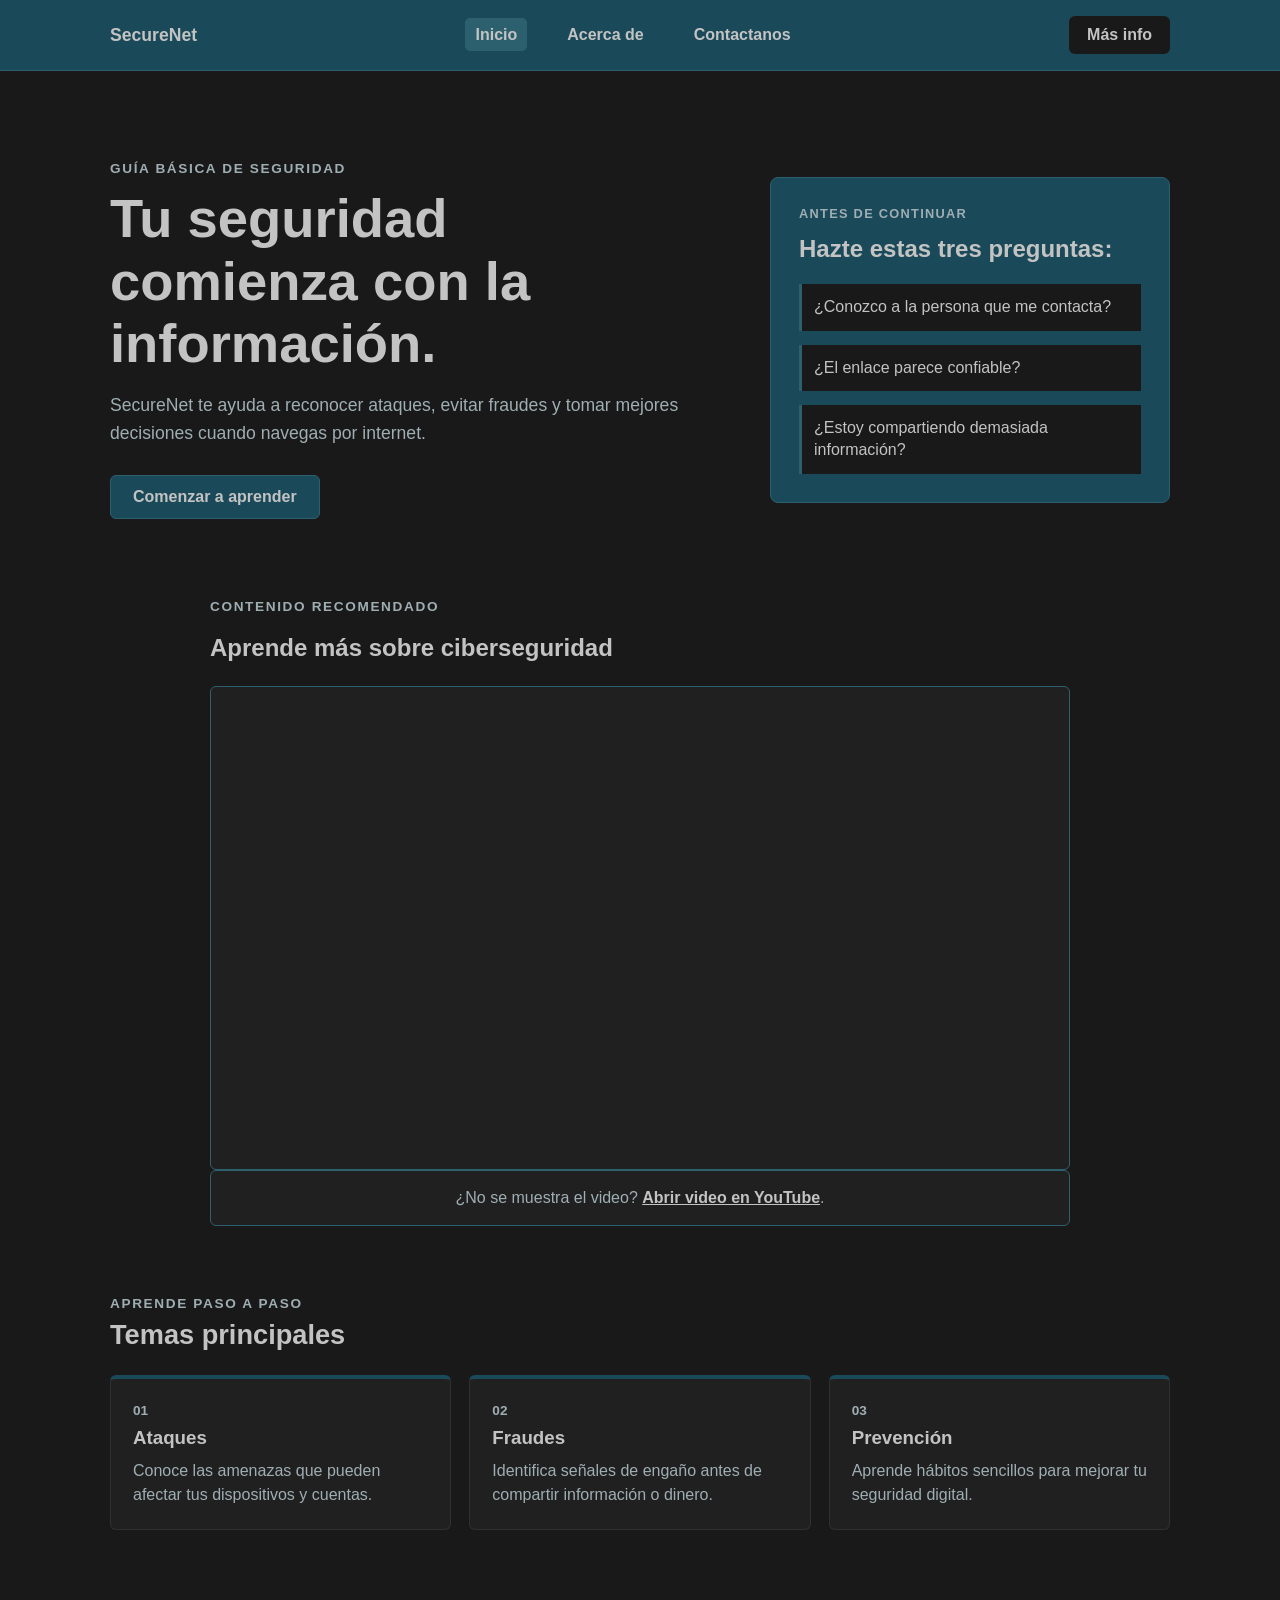
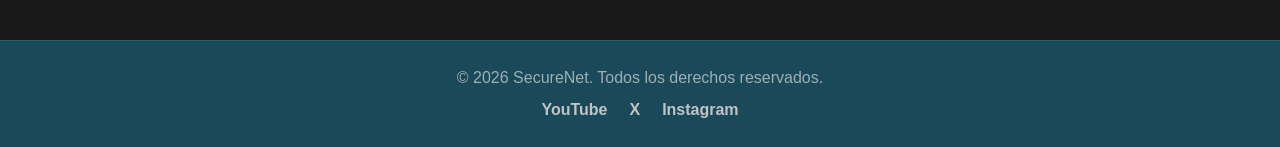
<file: index.html>
<!DOCTYPE html>
<html lang="en">
    <head>
        <meta charset="UTF-8">
        <meta name="viewport" content="width=device-width, initial-scale=1.0">

        <title>SecureNet</title>

        <!-- Hoja de estilos principal -->
        <link rel="stylesheet" href="css.css">
    </head>

    <body>
        <!-- Barra de navegación principal -->
        <nav class="nav" aria-label="Navegación principal">
            <div class="nav-container">
                <a href="index.html" class="brand">SecureNet</a>

                <ul class="nav-links">
                    <li><a class="active" href="home.html">Inicio</a></li>
                    <li><a href="about.html">Acerca de</a></li>
                    <li><a href="contact.html">Contactanos</a></li>
                </ul>

                <a class="nav-button" href="#informacion">Más info</a>
            </div>
        </nav>

        <main>
            <!-- Presentación principal del sitio -->
            <section class="hero" id="informacion">
                <div class="hero-content">
                    <p class="eyebrow">Guía básica de seguridad</p>
                    <h1>Tu seguridad comienza con la información.</h1>
                    <p class="hero-text">
                        SecureNet te ayuda a reconocer ataques, evitar fraudes y tomar mejores decisiones cuando navegas por internet.
                    </p>
                    <a class="hero-button" href="info.html">Comenzar a aprender</a>
                </div>

                <div class="hero-panel">
                    <p class="panel-label">Antes de continuar</p>
                    <h2>Hazte estas tres preguntas:</h2>
                    <ul>
                        <li>¿Conozco a la persona que me contacta?</li>
                        <li>¿El enlace parece confiable?</li>
                        <li>¿Estoy compartiendo demasiada información?</li>
                    </ul>
                </div>
            </section>

            <!-- Video informativo sobre ciberseguridad -->
            <section class="video-section" aria-labelledby="video-title">
                <div class="section-heading">
                    <p class="eyebrow">Contenido recomendado</p>
                    <h2 id="video-title">Aprende más sobre ciberseguridad</h2>
                </div>
                <div class="video-container">
                    <iframe width="560" height="315" src="https://www.youtube.com/embed/04eOotvqG7M?si=F395cG3tZ7GcmRjz" title="YouTube video player" frameborder="0" allow="accelerometer; autoplay; clipboard-write; encrypted-media; gyroscope; picture-in-picture; web-share" referrerpolicy="strict-origin-when-cross-origin" allowfullscreen></iframe>
                </div>
                <p class="video-fallback">
                    ¿No se muestra el video? <a href="https://www.youtube.com/watch?v=04eOotvqG7M" target="_blank" rel="noopener noreferrer">Abrir video en YouTube</a>.
                </p>
            </section>

            <!-- Resumen de los temas que ofrece el sitio -->
            <section class="topics" aria-labelledby="topics-title">
                <div class="section-heading">
                    <p class="eyebrow">Aprende paso a paso</p>
                    <h2 id="topics-title">Temas principales</h2>
                </div>
                <div class="topic-grid">
                    <a href="info.html#ataques" class="topic-card">
                        <span class="topic-number">01</span>
                        <h3>Ataques</h3>
                        <p>Conoce las amenazas que pueden afectar tus dispositivos y cuentas.</p>
                    </a>
                    <a href="info.html#fraudes" class="topic-card">
                        <span class="topic-number">02</span>
                        <h3>Fraudes</h3>
                        <p>Identifica señales de engaño antes de compartir información o dinero.</p>
                    </a>
                    <a href="info.html#prevencion" class="topic-card">
                        <span class="topic-number">03</span>
                        <h3>Prevención</h3>
                        <p>Aprende hábitos sencillos para mejorar tu seguridad digital.</p>
                    </a>
                </div>
            </section>
        </main>

        <!-- Pie de página con copyright y redes sociales -->
        <footer class="footer">
            <p>&copy; 2026 SecureNet. Todos los derechos reservados.</p>
            <nav class="social-links" aria-label="Redes sociales">
                <a href="#">YouTube</a>
                <a href="#">X</a>
                <a href="#">Instagram</a>
            </nav>
        </footer>
    </body>
</html>
</file>
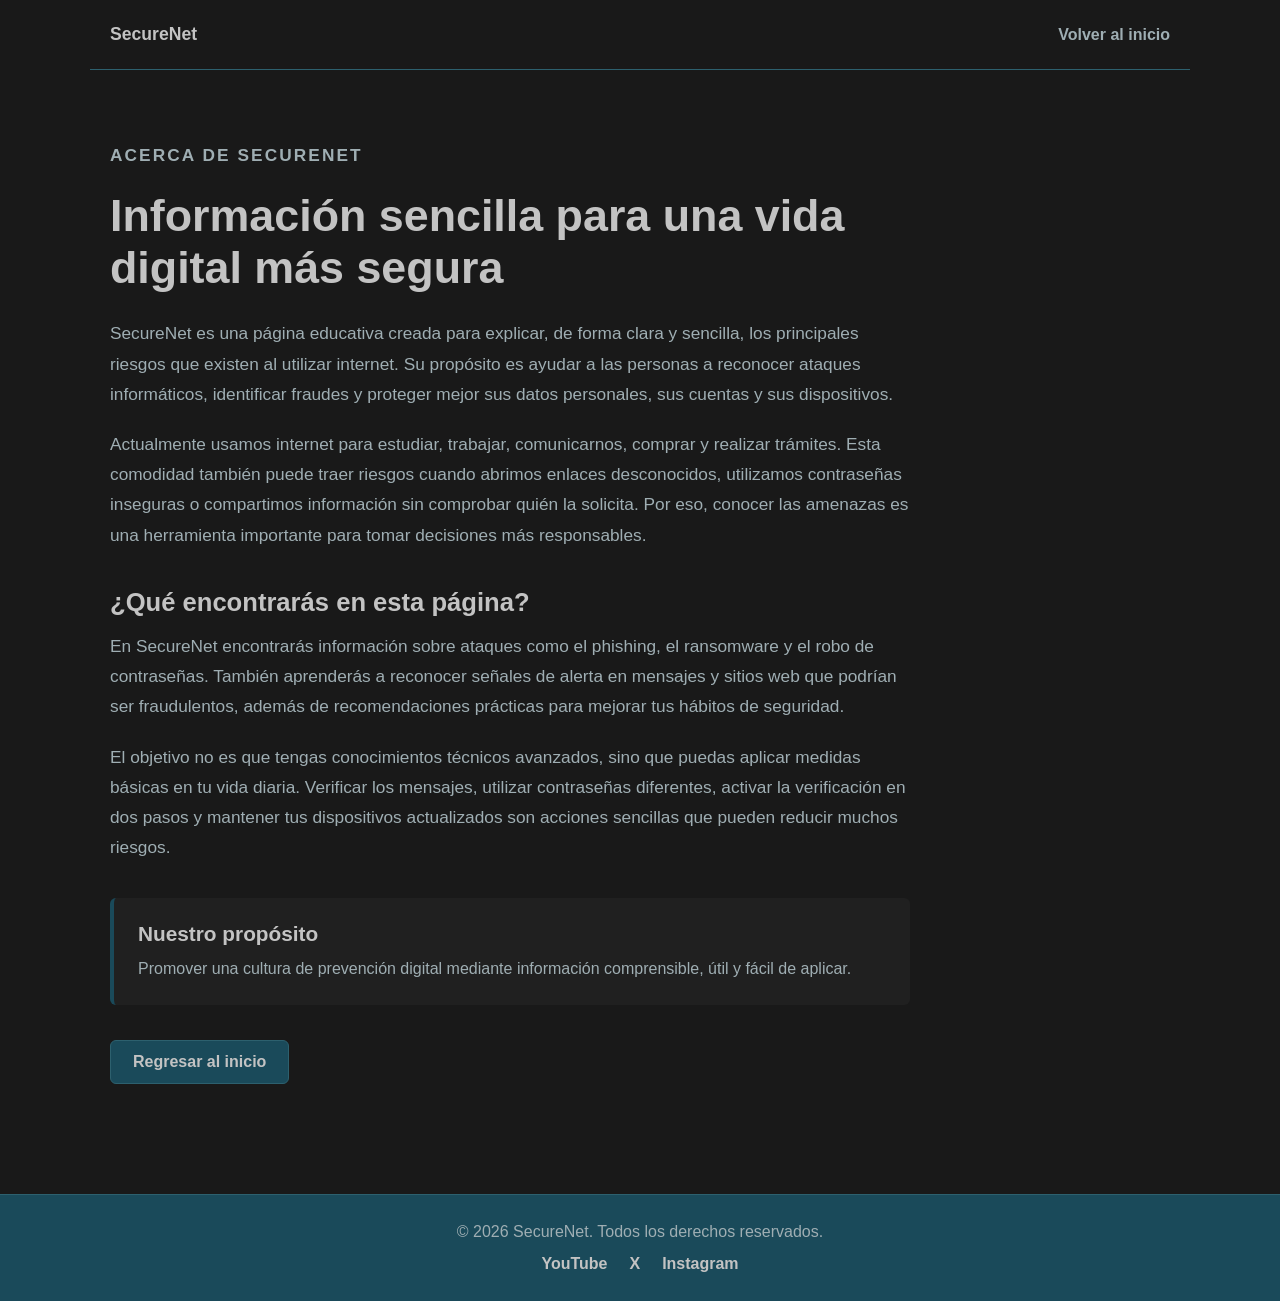
<file: about.html>
<!DOCTYPE html>
<html lang="es">
    <head>
        <meta charset="UTF-8">
        <meta name="viewport" content="width=device-width, initial-scale=1.0">

        <title>Acerca de | SecureNet</title>

        <link rel="stylesheet" href="css.css">
    </head>
    <body>
        <!-- Encabezado de la página -->
        <header class="info-header">
            <a class="brand" href="index.html">SecureNet</a>
            <a class="back-link" href="index.html">Volver al inicio</a>
        </header>

        <main class="info-page">
            <!-- Presentación del propósito de SecureNet -->
            <section class="about-content">
                <p class="eyebrow">Acerca de SecureNet</p>
                <h1>Información sencilla para una vida digital más segura</h1>

                <p>
                    SecureNet es una página educativa creada para explicar, de forma clara y sencilla, los principales riesgos que existen al utilizar internet. Su propósito es ayudar a las personas a reconocer ataques informáticos, identificar fraudes y proteger mejor sus datos personales, sus cuentas y sus dispositivos.
                </p>

                <p>
                    Actualmente usamos internet para estudiar, trabajar, comunicarnos, comprar y realizar trámites. Esta comodidad también puede traer riesgos cuando abrimos enlaces desconocidos, utilizamos contraseñas inseguras o compartimos información sin comprobar quién la solicita. Por eso, conocer las amenazas es una herramienta importante para tomar decisiones más responsables.
                </p>

                <h2>¿Qué encontrarás en esta página?</h2>

                <p>
                    En SecureNet encontrarás información sobre ataques como el phishing, el ransomware y el robo de contraseñas. También aprenderás a reconocer señales de alerta en mensajes y sitios web que podrían ser fraudulentos, además de recomendaciones prácticas para mejorar tus hábitos de seguridad.
                </p>

                <p>
                    El objetivo no es que tengas conocimientos técnicos avanzados, sino que puedas aplicar medidas básicas en tu vida diaria. Verificar los mensajes, utilizar contraseñas diferentes, activar la verificación en dos pasos y mantener tus dispositivos actualizados son acciones sencillas que pueden reducir muchos riesgos.
                </p>

                <div class="about-highlight">
                    <h2>Nuestro propósito</h2>
                    <p>
                        Promover una cultura de prevención digital mediante información comprensible, útil y fácil de aplicar.
                    </p>
                </div>
            </section>

            <a class="hero-button info-button" href="index.html">Regresar al inicio</a>
        </main>

        <!-- Pie de página con copyright y redes sociales -->
        <footer class="footer">
            <p>&copy; 2026 SecureNet. Todos los derechos reservados.</p>
            <nav class="social-links" aria-label="Redes sociales">
                <a href="#">YouTube</a>
                <a href="#">X</a>
                <a href="#">Instagram</a>
            </nav>
        </footer>
    </body>
</html>
</file>
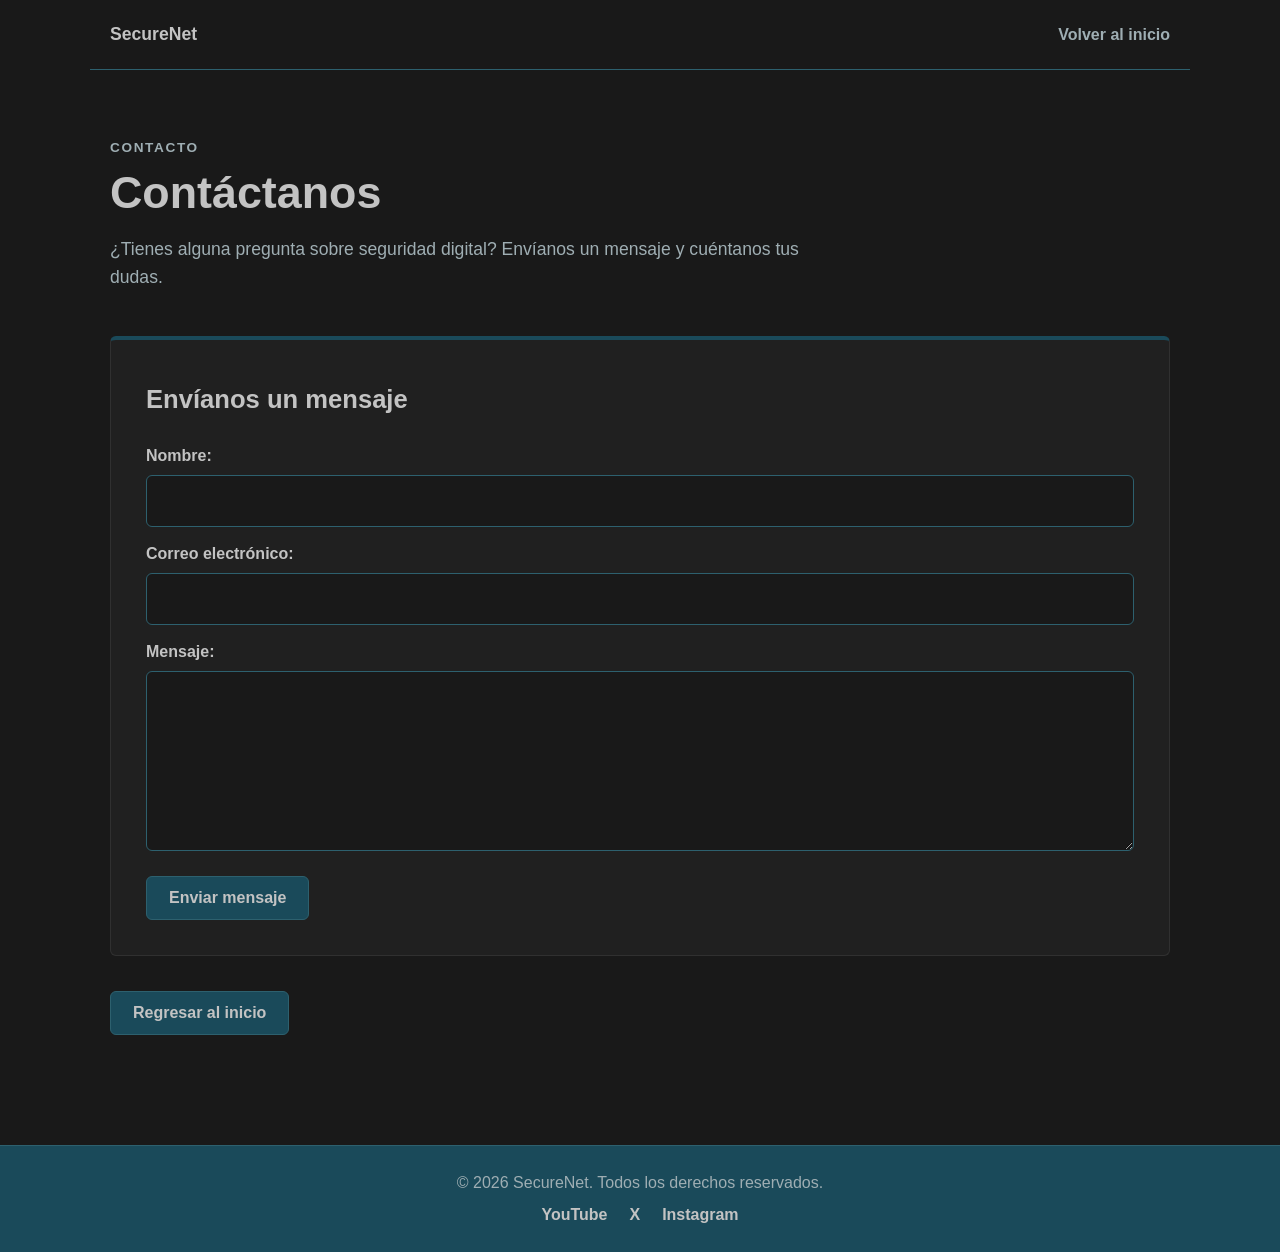
<file: contact.html>
<!DOCTYPE html>
<html lang="es">
    <head>
        <meta charset="UTF-8">
        <meta name="viewport" content="width=device-width, initial-scale=1.0">

        <title>Contacto | SecureNet</title>

        <link rel="stylesheet" href="css.css">
    </head>

    <body>

        <header class="info-header">

            <a class="brand" href="index.html">
                SecureNet
            </a>

            <a class="back-link" href="index.html">
                Volver al inicio
            </a>

        </header>


        <main class="info-page">

            <section class="info-intro">

                <p class="eyebrow">Contacto</p>

                <h1>Contáctanos</h1>

                <p>
                    ¿Tienes alguna pregunta sobre seguridad digital?
                    Envíanos un mensaje y cuéntanos tus dudas.
                </p>

            </section>


            <section class="info-grid">

                <article class="info-card">

                    <h2>Envíanos un mensaje</h2>

                    <form>

                        <label for="nombre">Nombre:</label>
                        <input
                            type="text"
                            id="nombre"
                            name="nombre"
                            required
                        >

                        <label for="correo">Correo electrónico:</label>
                        <input
                            type="email"
                            id="correo"
                            name="correo"
                            required
                        >

                        <label for="mensaje">Mensaje:</label>
                        <textarea
                            id="mensaje"
                            name="mensaje"
                            rows="6"
                            required
                        ></textarea>

                        <button type="submit" class="hero-button">
                            Enviar mensaje
                        </button>

                    </form>

                </article>

            </section>


            <a class="hero-button info-button" href="index.html">
                Regresar al inicio
            </a>

        </main>


        <footer class="footer">

            <p>
                &copy; 2026 SecureNet. Todos los derechos reservados.
            </p>

            <nav class="social-links" aria-label="Redes sociales">
                <a href="#">YouTube</a>
                <a href="#">X</a>
                <a href="#">Instagram</a>
            </nav>

        </footer>

    </body>
</html>
</file>
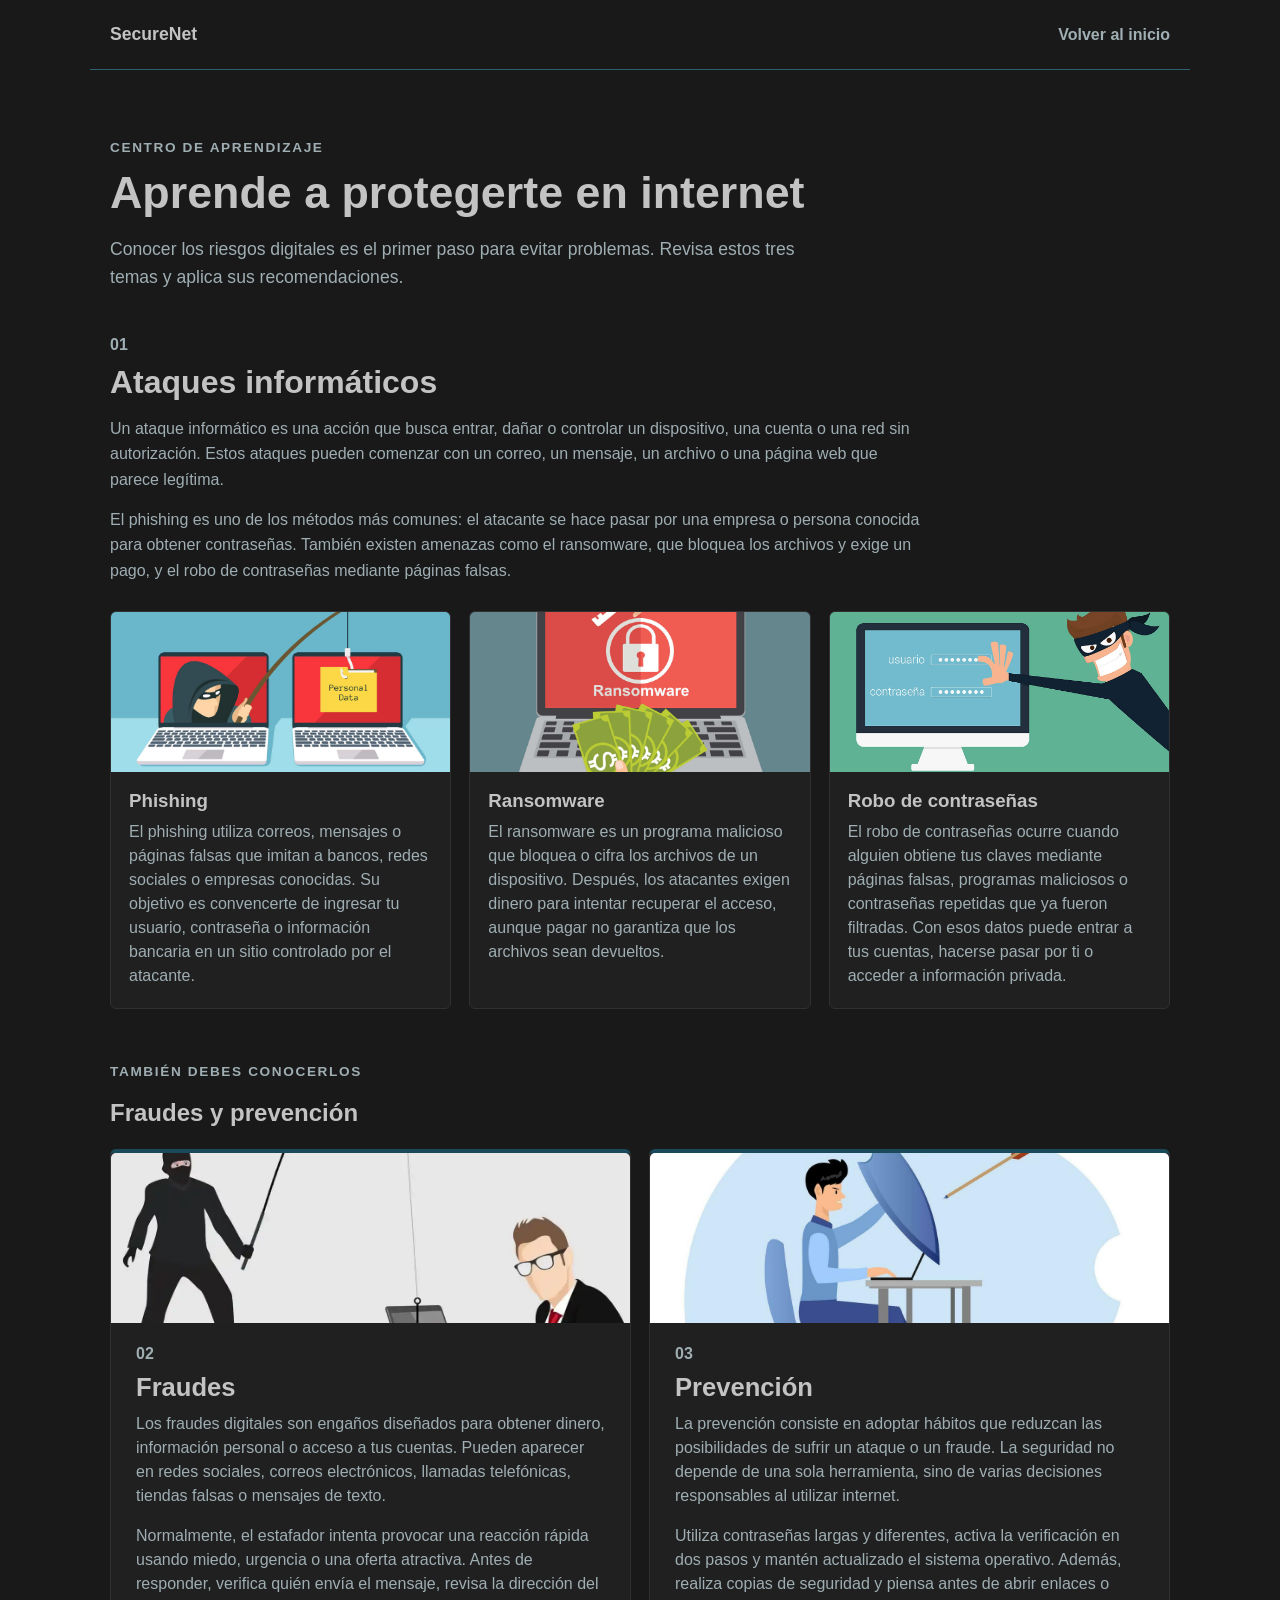
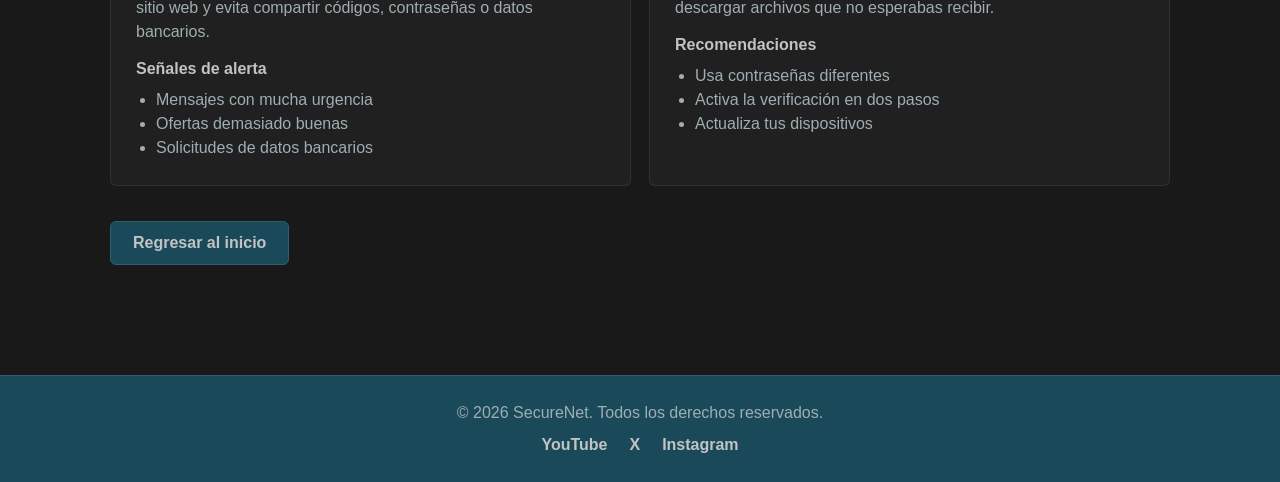
<file: info.html>
<!DOCTYPE html>
<html lang="es">
    <head>
        <meta charset="UTF-8">
        <meta name="viewport" content="width=device-width, initial-scale=1.0">

        <title>Aprende | SecureNet</title>

        <link rel="stylesheet" href="css.css">
    </head>
    <body>
        <!-- Encabezado de la página informativa -->
        <header class="info-header">
            <a class="brand" href="index.html">SecureNet</a>
            <a class="back-link" href="index.html">Volver al inicio</a>
        </header>

        <main class="info-page">
            <section class="info-intro">
                <p class="eyebrow">Centro de aprendizaje</p>
                <h1>Aprende a protegerte en internet</h1>
                <p>
                    Conocer los riesgos digitales es el primer paso para evitar problemas. Revisa estos tres temas y aplica sus recomendaciones.
                </p>
            </section>

            <!-- Sección de ataques informáticos -->
            <section class="attacks-section" id="ataques" aria-labelledby="attacks-title">
                <div class="attacks-description">
                    <span class="info-number">01</span>
                    <h2 id="attacks-title">Ataques informáticos</h2>
                    <p>
                        Un ataque informático es una acción que busca entrar, dañar o controlar un dispositivo, una cuenta o una red sin autorización. Estos ataques pueden comenzar con un correo, un mensaje, un archivo o una página web que parece legítima.
                    </p>
                    <p>
                        El phishing es uno de los métodos más comunes: el atacante se hace pasar por una empresa o persona conocida para obtener contraseñas. También existen amenazas como el ransomware, que bloquea los archivos y exige un pago, y el robo de contraseñas mediante páginas falsas.
                    </p>
                </div>

                <div class="attack-grid">
                    <article class="attack-card">
                        <img src="ataque_Phishing.avif" alt="Ejemplo de un ataque de phishing">
                        <h3>Phishing</h3>
                        <p>
                            El phishing utiliza correos, mensajes o páginas falsas que imitan a bancos, redes sociales o empresas conocidas. Su objetivo es convencerte de ingresar tu usuario, contraseña o información bancaria en un sitio controlado por el atacante.
                        </p>
                    </article>
                    <article class="attack-card">
                        <img src="ataque_Ransomware.jpg" alt="Ejemplo de un ataque de ransomware">
                        <h3>Ransomware</h3>
                        <p>
                            El ransomware es un programa malicioso que bloquea o cifra los archivos de un dispositivo. Después, los atacantes exigen dinero para intentar recuperar el acceso, aunque pagar no garantiza que los archivos sean devueltos.
                        </p>
                    </article>
                    <article class="attack-card">
                        <img src="ataque_RoboDeContraseña.jpg" alt="Ejemplo de robo de contraseñas">
                        <h3>Robo de contraseñas</h3>
                        <p>
                            El robo de contraseñas ocurre cuando alguien obtiene tus claves mediante páginas falsas, programas maliciosos o contraseñas repetidas que ya fueron filtradas. Con esos datos puede entrar a tus cuentas, hacerse pasar por ti o acceder a información privada.
                        </p>
                    </article>
                </div>
            </section>

            <!-- Secciones de fraudes y prevención -->
            <section class="secondary-topics" aria-labelledby="secondary-title">
                <div class="section-heading">
                    <p class="eyebrow">También debes conocerlos</p>
                    <h2 id="secondary-title">Fraudes y prevención</h2>
                </div>

                <div class="info-grid" aria-label="Fraudes y prevención">
                <article class="info-card" id="fraudes">
                    <img src="fraudes.webp" alt="Representación de un fraude digital">
                    <span class="info-number">02</span>
                    <h2>Fraudes</h2>
                    <p>
                        Los fraudes digitales son engaños diseñados para obtener dinero, información personal o acceso a tus cuentas. Pueden aparecer en redes sociales, correos electrónicos, llamadas telefónicas, tiendas falsas o mensajes de texto.
                    </p>
                    <p>
                        Normalmente, el estafador intenta provocar una reacción rápida usando miedo, urgencia o una oferta atractiva. Antes de responder, verifica quién envía el mensaje, revisa la dirección del sitio web y evita compartir códigos, contraseñas o datos bancarios.
                    </p>
                    <h3>Señales de alerta</h3>
                    <ul>
                        <li>Mensajes con mucha urgencia</li>
                        <li>Ofertas demasiado buenas</li>
                        <li>Solicitudes de datos bancarios</li>
                    </ul>
                </article>

                <article class="info-card" id="prevencion">
                    <img src="prevencion.jpg" alt="Persona protegiendo su información digital">
                    <span class="info-number">03</span>
                    <h2>Prevención</h2>
                    <p>
                        La prevención consiste en adoptar hábitos que reduzcan las posibilidades de sufrir un ataque o un fraude. La seguridad no depende de una sola herramienta, sino de varias decisiones responsables al utilizar internet.
                    </p>
                    <p>
                        Utiliza contraseñas largas y diferentes, activa la verificación en dos pasos y mantén actualizado el sistema operativo. Además, realiza copias de seguridad y piensa antes de abrir enlaces o descargar archivos que no esperabas recibir.
                    </p>
                    <h3>Recomendaciones</h3>
                    <ul>
                        <li>Usa contraseñas diferentes</li>
                        <li>Activa la verificación en dos pasos</li>
                        <li>Actualiza tus dispositivos</li>
                    </ul>
                </article>
                </div>
            </section>

            <a class="hero-button info-button" href="index.html">Regresar al inicio</a>
        </main>

        <!-- Pie de página con copyright y redes sociales -->
        <footer class="footer">
            <p>&copy; 2026 SecureNet. Todos los derechos reservados.</p>
            <nav class="social-links" aria-label="Redes sociales">
                <a href="#">YouTube</a>
                <a href="#">X</a>
                <a href="#">Instagram</a>
            </nav>
        </footer>
    </body>
</html>
</file>
<file: css.css>
/* Colores principales del proyecto */
    :root {
        --principal: #191919;
        --secundario: #1A4A5A;
        --texto: #C3C3C3;
        --texto-suave: #9FAEB3;
        --borde: #2D606E;
    }

    /* Configuración general */
    * {
        box-sizing: border-box;
    }

    html {
        scroll-behavior: smooth;
    }

    body {
        margin: 0;
        font-family: Arial, sans-serif;
        background-color: var(--principal);
        color: var(--texto);
    }

    a {
        text-decoration: none;
        color: inherit;
    }

    /* Barra de navegación */
    .nav {
        background-color: var(--secundario);
        border-bottom: 1px solid var(--borde);
        padding: 16px 0;
    }

    .nav-container {
        max-width: 1100px;
        margin: 0 auto;
        padding: 0 20px;
        display: flex;
        align-items: center;
        justify-content: space-between;
        gap: 20px;
    }

    .brand {
        font-weight: 700;
        font-size: 1.1rem;
        color: var(--texto);
    }

    .nav-links {
        list-style: none;
        display: flex;
        align-items: center;
        gap: 30px;
        margin: 0;
        padding: 0;
    }

    .nav-links a {
        color: var(--texto);
        font-weight: 600;
        padding: 8px 10px;
        border-radius: 5px;
        transition: background 0.2s ease;
    }

    .nav-links a:hover,
    .nav-links a.active {
        background-color: var(--borde);
    }

    .nav-button {
        background-color: var(--principal);
        color: var(--texto);
        padding: 10px 18px;
        border-radius: 6px;
        font-weight: 600;
    }

    /* Sección de bienvenida */
    .hero {
        max-width: 1100px;
        margin: 0 auto;
        padding: 90px 20px 80px;
        display: grid;
        grid-template-columns: 1.2fr 0.8fr;
        align-items: center;
        gap: 60px;
    }

    .eyebrow {
        margin: 0 0 12px;
        color: var(--texto-suave);
        font-size: 0.85rem;
        font-weight: 700;
        letter-spacing: 0.12em;
        text-transform: uppercase;
    }

    .hero h1 {
        margin: 0 0 15px;
        color: var(--texto);
        font-size: 3.4rem;
        line-height: 1.15;
    }

    .hero-text {
        max-width: 620px;
        margin: 0 0 28px;
        font-size: 1.1rem;
        line-height: 1.6;
        color: var(--texto-suave);
    }

    .hero-button {
        display: inline-block;
        padding: 12px 22px;
        background-color: var(--secundario);
        border: 1px solid var(--borde);
        border-radius: 6px;
        color: var(--texto);
        font-weight: 700;
    }

    .hero-panel {
        padding: 28px;
        background-color: var(--secundario);
        border: 1px solid var(--borde);
        border-radius: 8px;
    }

    .panel-label {
        margin: 0 0 12px;
        color: var(--texto-suave);
        font-size: 0.8rem;
        font-weight: 700;
        letter-spacing: 0.1em;
        text-transform: uppercase;
    }

    .hero-panel h2 {
        margin: 0 0 20px;
        color: var(--texto);
        font-size: 1.5rem;
        line-height: 1.3;
    }

    .hero-panel ul {
        display: grid;
        gap: 14px;
        margin: 0;
        padding: 0;
        list-style: none;
    }

    .hero-panel li {
        padding: 12px;
        background-color: var(--principal);
        border-left: 3px solid var(--borde);
        color: var(--texto);
        line-height: 1.4;
    }

    .hero-button:hover,
    .nav-button:hover {
        background-color: var(--borde);
    }

    /* Video informativo */
    .video-section {
        max-width: 900px;
        margin: 0 auto;
        padding: 0 20px 70px;
    }

    .video-container {
        overflow: hidden;
        width: 100%;
        aspect-ratio: 16 / 9;
        background-color: #202020;
        border: 1px solid var(--borde);
        border-radius: 6px;
    }

    .video-container iframe {
        display: block;
        width: 100%;
        height: 100%;
        border: 0;
    }

    .video-fallback {
        margin: 0;
        padding: 18px;
        background-color: #202020;
        border: 1px solid var(--borde);
        border-radius: 6px;
        color: var(--texto-suave);
        font-size: 1rem;
        text-align: center;
    }

    .video-fallback a {
        color: var(--texto);
        font-weight: 700;
        text-decoration: underline;
    }

    /* Tarjetas de temas principales */
    .topics {
        max-width: 1100px;
        margin: 0 auto;
        padding: 0 20px 70px;
        text-align: center;
    }

    .topics h2 {
        margin: 0 0 24px;
        color: var(--texto);
        font-size: 1.7rem;
    }

    .section-heading {
        margin-bottom: 24px;
        text-align: left;
    }

    .section-heading .eyebrow {
        margin-bottom: 8px;
    }

    .topic-grid {
        display: grid;
        grid-template-columns: repeat(3, 1fr);
        gap: 18px;
        text-align: left;
    }

    .topic-card {
        padding: 22px;
        background-color: #202020;
        border: 1px solid #303030;
        border-top: 4px solid var(--secundario);
        border-radius: 6px;
        transition: 0.3s;
    }

    .topic-card:hover {
        transform: translateY(-5px);
    }

    .topic-card h3 {
        margin: 8px 0 10px;
        color: var(--texto);
    }

    .topic-number {
        color: var(--texto-suave);
        font-size: 0.85rem;
        font-weight: 700;
    }

    .topic-card p {
        margin: 0;
        color: var(--texto-suave);
        line-height: 1.5;
    }

    /* Página de información */
    .info-header {
        max-width: 1100px;
        margin: 0 auto;
        padding: 24px 20px;
        display: flex;
        align-items: center;
        justify-content: space-between;
        border-bottom: 1px solid var(--borde);
    }

    .back-link {
        color: var(--texto-suave);
        font-weight: 600;
    }

    .back-link:hover {
        color: var(--texto);
    }

    .info-page {
        max-width: 1100px;
        margin: 0 auto;
        padding: 70px 20px;
    }

    .info-intro {
        max-width: 720px;
        margin-bottom: 45px;
    }

    .info-intro h1 {
        margin: 0 0 16px;
        color: var(--texto);
        font-size: 2.8rem;
        line-height: 1.15;
    }

    .info-intro > p:last-child {
        margin: 0;
        color: var(--texto-suave);
        font-size: 1.1rem;
        line-height: 1.6;
    }

    .info-grid {
        display: grid;
        grid-template-columns: repeat(3, 1fr);
        gap: 18px;
    }

    .info-card {
        padding: 25px;
        background-color: #202020;
        border: 1px solid #303030;
        border-top: 4px solid var(--secundario);
        border-radius: 6px;
    }

    .info-card img {
        display: block;
        height: 170px;
        margin: -25px -25px 22px;
        width: calc(100% + 50px);
        object-fit: cover;
        border-radius: 5px 5px 0 0;
    }

    .info-number {
        color: var(--texto-suave);
        font-weight: 700;
    }

    .info-card h2 {
        margin: 10px 0;
        color: var(--texto);
        font-size: 1.6rem;
    }

    .info-card p,
    .info-card li {
        color: var(--texto-suave);
        line-height: 1.5;
    }

    .info-card p {
        margin: 0 0 16px;
    }

    .info-card h3 {
        margin: 0 0 10px;
        color: var(--texto);
        font-size: 1rem;
    }

    .info-card ul {
        margin: 0;
        padding-left: 20px;
    }

    .info-button {
        margin-top: 35px;
    }

    /* Pie de página */
    .footer {
        margin-top: 40px;
        padding: 28px 20px;
        background-color: var(--secundario);
        border-top: 1px solid var(--borde);
        color: var(--texto-suave);
        text-align: center;
    }

    .footer p {
        margin: 0 0 14px;
    }

    .social-links {
        display: flex;
        justify-content: center;
        gap: 22px;
    }

    .social-links a {
        color: var(--texto);
        font-weight: 600;
    }

    .social-links a:hover {
        color: #ffffff;
        text-decoration: underline;
    }

    /* Página Acerca de */
    .about-content {
        max-width: 800px;
    }

    .about-content h1 {
        margin: 0 0 25px;
        color: var(--texto);
        font-size: 2.8rem;
        line-height: 1.15;
    }

    .about-content h2 {
        margin: 38px 0 14px;
        color: var(--texto);
        font-size: 1.6rem;
    }

    .about-content > p {
        margin: 0 0 20px;
        color: var(--texto-suave);
        font-size: 1.08rem;
        line-height: 1.75;
    }

    .about-highlight {
        margin-top: 35px;
        padding: 24px;
        background-color: #202020;
        border-left: 4px solid var(--secundario);
        border-radius: 6px;
    }

    .about-highlight h2 {
        margin: 0 0 10px;
        font-size: 1.3rem;
    }

    .about-highlight p {
        margin: 0;
        color: var(--texto-suave);
        line-height: 1.6;
    }

    /* Página de contacto vacía */
    .contact-empty {
        min-height: 420px;
        display: flex;
        align-items: center;
        justify-content: center;
        padding: 40px 20px;
    }

    .secondary-topics {
        padding-top: 10px;
    }

    .secondary-topics .section-heading {
        margin-bottom: 22px;
    }

    .secondary-topics .info-grid {
        grid-template-columns: repeat(2, 1fr);
    }

    /* Sección destacada de ataques */
    .attacks-section {
        margin-bottom: 45px;
    }

    .attacks-description {
        max-width: 820px;
        margin-bottom: 28px;
    }

    .attacks-description h2 {
        margin: 10px 0 15px;
        color: var(--texto);
        font-size: 2rem;
    }

    .attacks-description p {
        margin: 0 0 14px;
        color: var(--texto-suave);
        line-height: 1.6;
    }

    .attack-grid {
        display: grid;
        grid-template-columns: repeat(3, 1fr);
        gap: 18px;
    }

    .attack-card {
        overflow: hidden;
        background-color: #202020;
        border: 1px solid #303030;
        border-radius: 6px;
    }

    .attack-card img {
        display: block;
        width: 100%;
        height: 160px;
        object-fit: cover;
    }

    .attack-card h3,
    .attack-card p {
        margin-left: 18px;
        margin-right: 18px;
    }

    .attack-card h3 {
        margin-top: 18px;
        margin-bottom: 8px;
        color: var(--texto);
    }

    .attack-card p {
        margin-top: 0;
        margin-bottom: 20px;
        color: var(--texto-suave);
        line-height: 1.5;
    }
/* Formulario de contacto */

.info-page .info-grid:has(.info-card form) {
    grid-template-columns: 1fr;
}

.info-page .info-grid:has(.info-card form) .info-card {
    width: 100%;
    padding: 35px;
}

.info-page .info-card form {
    display: flex;
    flex-direction: column;
    gap: 10px;
    margin-top: 25px;
}

.info-page .info-card form label {
    margin-top: 8px;
    color: var(--texto);
    font-weight: 600;
}

.info-page .info-card form input,
.info-page .info-card form textarea {
    width: 100%;
    padding: 16px;
    background-color: #191919;
    border: 1px solid var(--borde);
    border-radius: 6px;
    color: var(--texto);
    font-size: 16px;
    font-family: Arial, sans-serif;
}

.info-page .info-card form textarea {
    min-height: 180px;
    resize: vertical;
}

.info-page .info-card form input:focus,
.info-page .info-card form textarea:focus {
    outline: none;
    border-color: var(--texto-suave);
}

.info-page .info-card form button {
    align-self: flex-start;
    margin-top: 15px;
    padding: 12px 22px;
    background-color: var(--secundario);
    border: 1px solid var(--borde);
    border-radius: 6px;
    color: var(--texto);
    font-size: 16px;
    font-weight: 700;
    cursor: pointer;
}

.info-page .info-card form button:hover {
    background-color: var(--borde);
}
</file>
